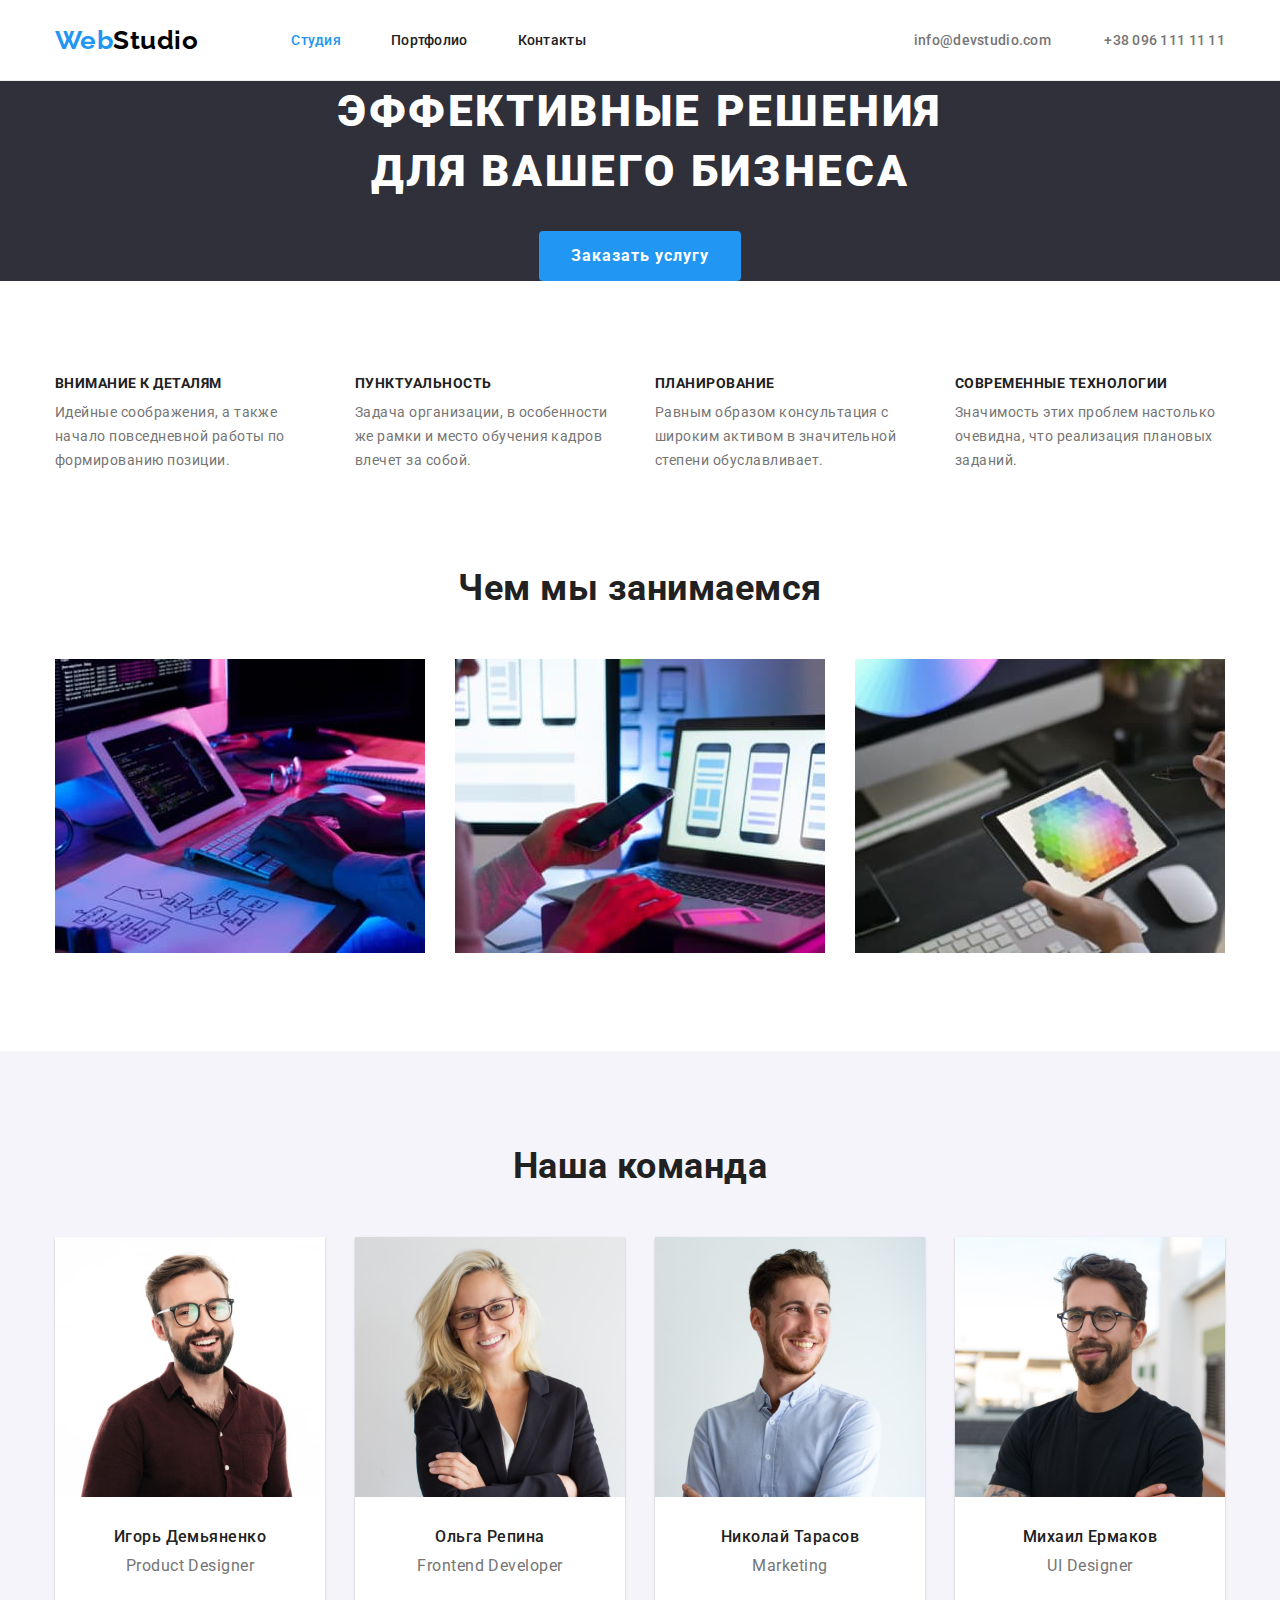
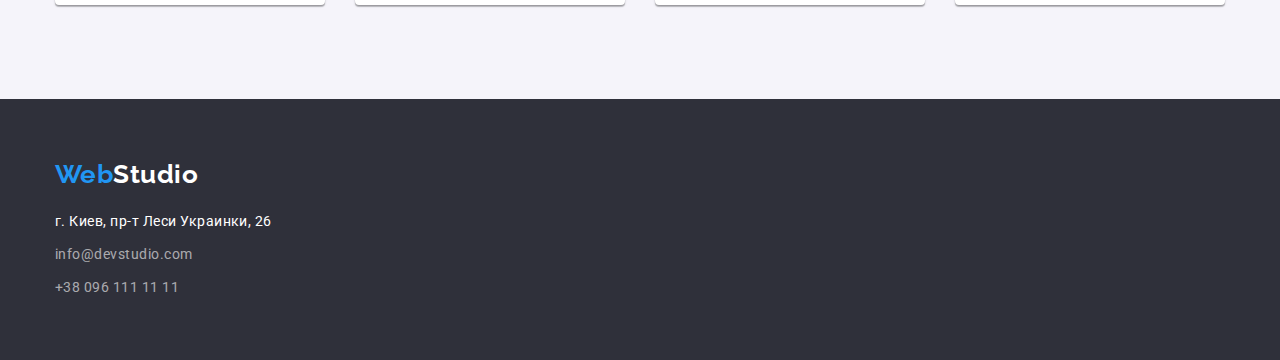
<file: index.html>
<!DOCTYPE html>
<html lang="ru">
  <head>
    <meta charset="UTF-8" />
    <meta http-equiv="X-UA-Compatible" content="IE=edge" />
    <meta name="viewport" content="width=device-width, initial-scale=1.0" />
    <title>Студия</title>
    <link
      href="https://fonts.googleapis.com/css2?family=Raleway:wght@700&family=Roboto:wght@400;500;700;900&display=swap"
      rel="stylesheet"
    />
    <link
      rel="stylesheet"
      href="https://cdnjs.cloudflare.com/ajax/libs/modern-normalize/1.1.0/modern-normalize.min.css"
    />
    <link rel="stylesheet" href="./css/styles.css" />
  </head>
  <body>
    <!--HEADER-->

    <header class="header">
      <div class="container">
        <a href="./index.html" class="logo"> Web<span class="color-part">Studio</span> </a>
        <nav class="navigation">
          <ul class="list">
            <li class="item">
              <a href="./index.html" class="link active">Студия</a>
            </li>
            <li class="item">
              <a href="./portfolio.html" class="link">Портфолио</a>
            </li>
            <li class="item">
              <a href="#contacts" class="link">Контакты</a>
            </li>
          </ul>
        </nav>
        <div class="contacts">
          <a href="mailto:info@devstudio.com" class="link mail">
            info@devstudio.com
          </a>
          <a href="tel:+380961111111" class="link phone">+38 096 111 11 11</a>
        </div>
      </div>
    </header>

    <main>
      <!--HERO-->
      <section class="section hero">
        <div class="container overlay">
          <h1 class="hero-title">
            Эффективные решения
            <br />
            для вашего бизнеса
          </h1>
          <button type="button" class="button">Заказать услугу</button>
        </div>
      </section>

      <!--FEATURES-->
      <section class="section features">
        <div class="container">
          <h2 class="title visually-hidden">Особенности</h2>
          <ul class="list">
            <li class="item">
              <h3 class="subtitle">Внимание к деталям</h3>
              <p class="description">
                Идейные соображения, а также начало повседневной работы по формированию позиции.
              </p>
            </li>
            <li class="item">
              <h3 class="subtitle">Пунктуальность</h3>
              <p class="description">
                Задача организации, в особенности же рамки и место обучения кадров влечет за собой.
              </p>
            </li>
            <li class="item">
              <h3 class="subtitle">Планирование</h3>
              <p class="description">
                Равным образом консультация с широким активом в значительной степени обуславливает.
              </p>
            </li>
            <li class="item">
              <h3 class="subtitle">Современные технологии</h3>
              <p class="description">
                Значимость этих проблем настолько очевидна, что реализация плановых заданий.
              </p>
            </li>
          </ul>
        </div>
      </section>

      <!--WORKS-->
      <section class="section works">
        <div class="container">
          <h2 class="title">Чем мы занимаемся</h2>
          <ul class="list">
            <li class="item">
              <img
                src="./images/box1.jpg"
                alt="Человек делает разметку под размер экрана десктопа"
                width="370"
                class="image"
              />
            </li>
            <li class="item">
              <img src="./images/box2.jpg" alt="Человек делает разметку под смартфон" width="370" class="image" />
            </li>
            <li class="item">
              <img src="./images/box3.jpg" alt="Палитра цветов на планшете" width="370" class="image" />
            </li>
          </ul>
        </div>
      </section>

      <!--TEAM-->
      <section class="section team">
        <div class="container">
          <h2 class="title">Наша команда</h2>
          <ul class="list">
            <li class="item team-card">
              <img
                src="./images/Igor_Demianenko.jpg"
                alt="Мужчина в очках с бородой и в бордовой рубашке"
                class="image"
              />
              <div class="employee">
                <h3 class="subtitle">Игорь Демьяненко</h3>
                <p class="description" lang="en">Product Designer</p>
              </div>
            </li>
            <li class="item team-card">
              <img src="./images/Olga_Repena.jpg" alt="Женщина блондинка, в очках и в деловом костюме" class="image" />
              <div class="employee">
                <h3 class="subtitle">Ольга Репина</h3>
                <p class="description" lang="en">Frontend Developer</p>
              </div>
            </li>
            <li class="item team-card">
              <img src="./images/Nikolay_Tarasov.jpg" alt="Мужчина в белой рубашке, улыбается" class="image" />
              <div class="employee">
                <h3 class="subtitle">Николай Тарасов</h3>
                <p class="description" lang="en">Marketing</p>
              </div>
            </li>
            <li class="item team-card">
              <img
                src="./images/Mikhail_Ermakov.jpg"
                alt="Мужчина в очках и с бородой, в черной футболке"
                class="image"
              />
              <div class="employee">
                <h3 class="subtitle">Михаил Ермаков</h3>
                <p class="description" lang="en">UI Designer</p>
              </div>
            </li>
          </ul>
        </div>
      </section>
    </main>

    <!--FOOTER-->
    <footer class="footer">
      <div class="container">
        <a href="./index.html" class="logo"> Web<span class="color-part">Studio</span> </a>
        <div class="contacts" id="contacts">
          <address class="address">г. Киев, пр-т Леси Украинки, 26</address>
          <a href="mailto:info@devstudio.com" class="link mail">
            info@devstudio.com
          </a>
          <a href="tel:+380961111111" class="link phone">+38 096 111 11 11</a>
        </div>
      </div>
    </footer>
  </body>
</html>
</file>
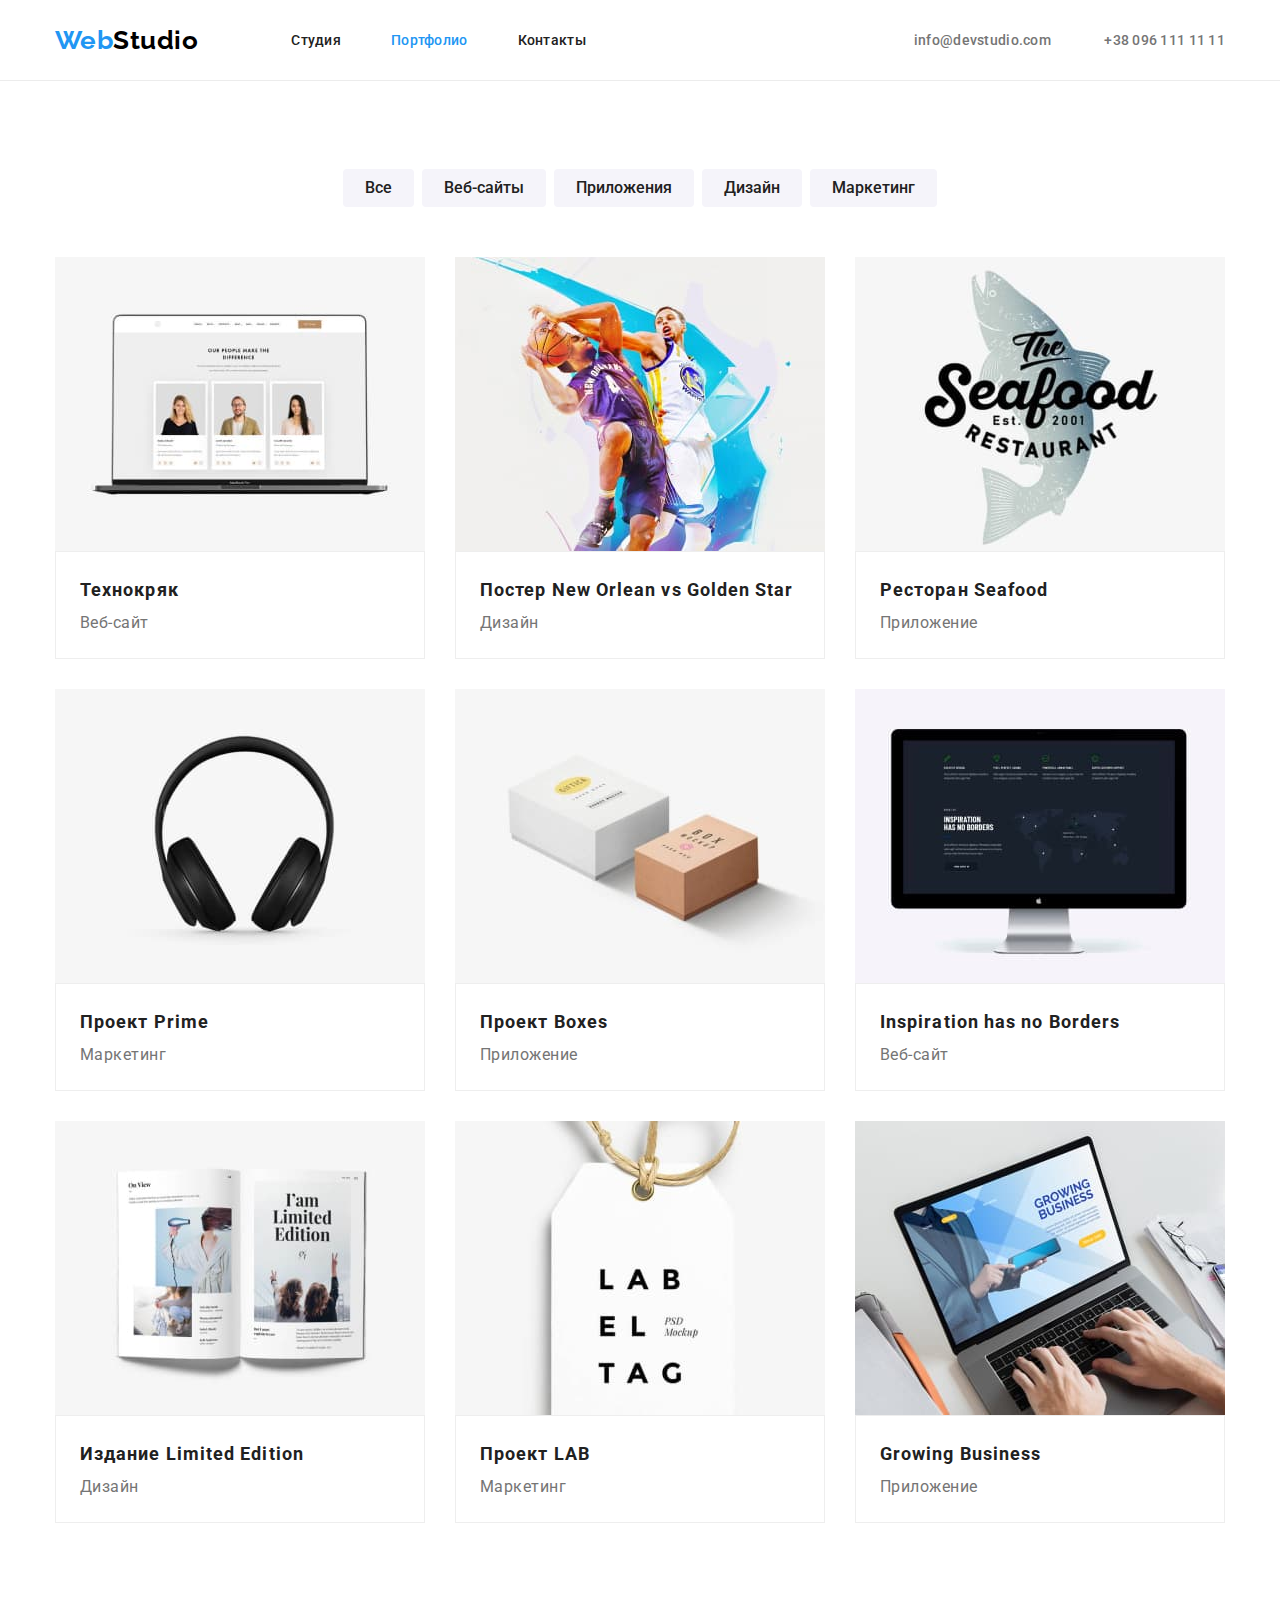
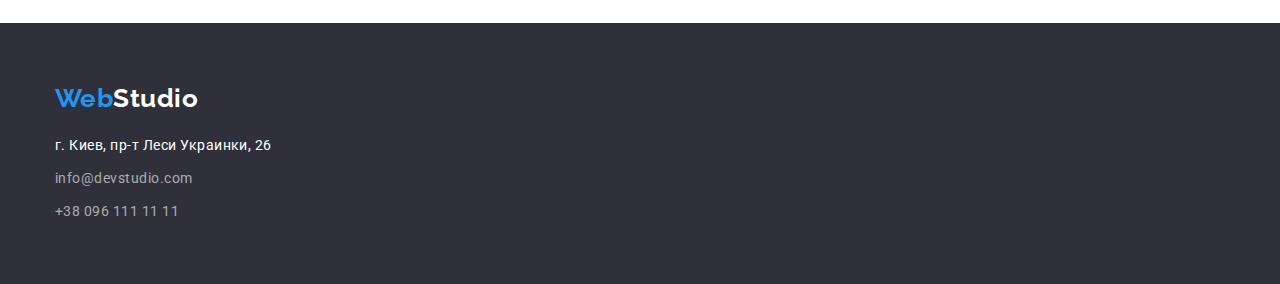
<file: portfolio.html>
<!DOCTYPE html>
<html lang="en">
  <head>
    <meta charset="UTF-8" />
    <meta http-equiv="X-UA-Compatible" content="IE=edge" />
    <meta name="viewport" content="width=device-width, initial-scale=1.0" />
    <title>Портфолио</title>
    <link
      href="https://fonts.googleapis.com/css2?family=Raleway:wght@700&family=Roboto:wght@400;500;700;900&display=swap"
      rel="stylesheet"
    />
    <link
      rel="stylesheet"
      href="https://cdnjs.cloudflare.com/ajax/libs/modern-normalize/1.1.0/modern-normalize.min.css"
    />
    <link rel="stylesheet" href="./css/styles.css" />
  </head>
  <body>
    <!--Хедер-->
    <header class="header">
      <div class="container">
        <a href="./index.html" class="logo"> Web<span class="color-part">Studio</span> </a>
        <nav class="navigation">
          <ul class="list">
            <li class="item">
              <a href="./index.html" class="link">Студия</a>
            </li>
            <li class="item">
              <a href="./portfolio.html" class="link active">Портфолио</a>
            </li>
            <li class="item">
              <a href="#contacts" class="link">Контакты</a>
            </li>
          </ul>
        </nav>
        <div class="contacts">
          <a href="mailto:info@devstudio.com" class="link mail">
            info@devstudio.com
          </a>
          <a href="tel:+380961111111" class="link phone">+38 096 111 11 11</a>
        </div>
      </div>
    </header>
    <main>
      <!--Портфолио-->
      <section class="section portfolio">
        <div class="container">
          <h1 class="title visually-hidden">Портфолио</h1>
          <ul class="list filter">
            <li class="item">
              <button type="button" class="button">Все</button>
            </li>
            <li class="item">
              <button type="button" class="button">Веб-сайты</button>
            </li>
            <li class="item">
              <button type="button" class="button">Приложения</button>
            </li>
            <li class="item">
              <button type="button" class="button">Дизайн</button>
            </li>
            <li class="item">
              <button type="button" class="button">Маркетинг</button>
            </li>
          </ul>

          <ul class="list gallery">
            <li class="gallery-item item">
              <div class="card">
                <img
                  src="./images/techno.jpg"
                  alt="Ноутбук, на экране примеры карточек сотрудников"
                  class="gallery-img image"
                  width="370"
                />
                <div class="card-text">
                  <h2 class="subtitle">Технокряк</h2>
                  <p class="description">Веб-сайт</p>
                </div>
              </div>
            </li>
            <li class="gallery-item item">
              <div class="card">
                <img
                  src="./images/poster.jpg"
                  alt="Два парня борятся за баскетбольный мяч"
                  class="gallery-img image"
                  width="370"
                />
                <div class="card-text">
                  <h2 class="subtitle">Постер New Orlean vs Golden Star</h2>
                  <p class="description">Дизайн</p>
                </div>
              </div>
            </li>
            <li class="gallery-item item">
              <div class="card">
                <img
                  src="./images/restoran.jpg"
                  alt="Логотип ресторана на фоне силуэта рыба"
                  class="gallery-img image"
                  width="370"
                />
                <div class="card-text">
                  <h2 class="subtitle">Ресторан Seafood</h2>
                  <p class="description">Приложение</p>
                </div>
              </div>
            </li>
            <li class="gallery-item item">
              <div class="card">
                <img src="./images/prime.jpg" alt="Черные наушники" class="gallery-img image" width="370" />
                <div class="card-text">
                  <h2 class="subtitle">Проект Prime</h2>
                  <p class="description">Маркетинг</p>
                </div>
              </div>
            </li>
            <li class="gallery-item item">
              <div class="card">
                <img
                  src="./images/boxes.jpg"
                  alt="Большая белая коробка и маленькая коричневая коробка"
                  class="gallery-img image"
                  width="370"
                />
                <div class="card-text">
                  <h2 class="subtitle">Проект Boxes</h2>
                  <p class="description">Приложение</p>
                </div>
              </div>
            </li>
            <li class="gallery-item item">
              <div class="card">
                <img
                  src="./images/inspitations.jpg"
                  alt="Черный экран компьютера"
                  class="gallery-img image"
                  width="370"
                />
                <div class="card-text">
                  <h2 class="subtitle">Inspiration has no Borders</h2>
                  <p class="description">Веб-сайт</p>
                </div>
              </div>
            </li>
            <li class="gallery-item item">
              <div class="card">
                <img src="./images/edition.jpg" alt="Раскрытая книга" class="gallery-img image" width="370" />
                <div class="card-text">
                  <h2 class="subtitle">Издание Limited Edition</h2>
                  <p class="description">Дизайн</p>
                </div>
              </div>
            </li>
            <li class="gallery-item item">
              <div class="card">
                <img src="./images/lab.jpg" alt="Ярлык с логотипом компании" class="gallery-img image" width="370" />
                <div class="card-text">
                  <h2 class="subtitle">Проект LAB</h2>
                  <p class="description">Маркетинг</p>
                </div>
              </div>
            </li>
            <li class="gallery-item item">
              <div class="card">
                <img
                  src="./images/business.jpg"
                  alt="Разработка дизайна макета на ноутбуке"
                  class="gallery-img image"
                  width="370"
                />
                <div class="card-text">
                  <h2 class="subtitle">Growing Business</h2>
                  <p class="description">Приложение</p>
                </div>
              </div>
            </li>
          </ul>
        </div>
      </section>
    </main>
    <!--Футер-->
    <footer class="footer">
      <div class="container">
        <a href="./index.html" class="logo"> Web<span class="color-part">Studio</span> </a>
        <div class="contacts" id="contacts">
          <address class="address">г. Киев, пр-т Леси Украинки, 26</address>
          <a href="mailto:info@devstudio.com" class="link mail">
            info@devstudio.com
          </a>
          <a href="tel:+380961111111" class="link phone">+38 096 111 11 11</a>
        </div>
      </div>
    </footer>
  </body>
</html>
</file>
<file: css/styles.css>
:root {
  --primary-text-color: #757575;
  --title-primary-color: #212121;
  --title-secondary-color: #ffffff;
  --accent-color: #2196f3;
  --bg-secondary-color: #f5f4fa;
}

html {
  box-sizing: border-box;
}

*,
*::before,
*::after {
  box-sizing: inherit;
}

h1,
h2,
h3,
h4,
h5,
h6,
p {
  margin: 0;
}

ul,
button{
  margin: 0;
  padding: 0;
}

body {
  font-family: Roboto, sans-serif;
  font-style: normal;
  letter-spacing: 0.03em;
}

.visually-hidden {
  position: absolute;
  white-space: nowrap;
  width: 1px;
  height: 1px;
  overflow: hidden;
  border: 0;
  padding: 0;
  clip: rect(0 0 0 0);
  clip-path: inset(50%);
  margin: -1px;
}

.container {
  width: 1200px;
  margin-right: auto;
  margin-left: auto;
  padding-right: 15px;
  padding-left: 15px;
}

/* Утилиты */

.list > .item {
  list-style: none;
}

.link {
  color: inherit;
  text-decoration: none;
}

.link.active {
  color: var(--accent-color);
}

.title {
  margin-bottom: 50px;
}

.title,
.subtitle {
  color: var(--title-primary-color);
  font-weight: 700;
}

.subtitle {
  font-size: 14px;
  line-height: 1.143;
}

.description {
  color: var(--primary-text-color);
  font-weight: 400;
  font-size: 14px;
  line-height: 1.714;
}

.title {
  font-size: 36px;
  line-height: 1.167;
  text-align: center;
}

/* HEADER */

.header > .container {
  display: flex;
  align-items: center;
}

.logo {
  font-family: Raleway, sans-serif;
  color: var(--accent-color);
  font-weight: 700;
  font-size: 26px;
  line-height: 1.192;
  text-decoration: none;
}

.header .logo {
  margin-right: 93px;
}

.logo > .color-part {
  color: #000000;
}

.navigation {
  color: var(--title-primary-color);
  font-weight: 500;
  font-size: 14px;
  line-height: 1.143;
  letter-spacing: 0.02em;
}

.navigation .list {
  display: flex;
}

.navigation .item:not(:last-child) {
  margin-right: 50px;
}

.navigation .link {
  display: block;
  padding-top: 32px;
  padding-bottom: 32px;
}

.header .mail,
.header .phone {
  color: var(--primary-text-color);

  font-weight: 500;
  font-size: 14px;
  line-height: 1.143;
  letter-spacing: 0.02em;
}

.header .link:hover,
.header .link:focus {
  color: var(--accent-color);
  cursor: pointer;
}

.header .contacts {
  margin-left: auto;
}

.header .link:not(:last-child) {
  margin-right: 50px;
}

/* HERO */

.hero {
  padding-top: 0;
  padding-bottom: 0;

  background-color: #2f303a;
}

.hero-title {
  color: var(--title-secondary-color);
  font-weight: 900;
  font-size: 44px;
  line-height: 1.364;
  text-align: center;
  letter-spacing: 0.06em;
  text-transform: uppercase;
}

.hero .button {
  display: block;
  margin-top: 30px;
  margin-right: auto;
  margin-left: auto;
  border: 0;
  border-radius: 4px;
  padding: 10px 32px;
  min-width: 200px;

  color: var(--title-secondary-color);
  background-color: var(--accent-color);

  font-family: inherit;
  font-weight: 700;
  font-size: 16px;
  line-height: 1.875;
  text-align: center;
  letter-spacing: 0.06em;
  cursor: pointer;
}

/* FEATURES */

.section.features {
  padding-top: 94px;
  padding-bottom: 0;
}

.features .title {
  display: none;
}
.features .subtitle {
  padding-bottom: 10px;

  text-transform: uppercase;
}

.features .list {
  display: flex;
  margin: -15px;
}

.features .item {
  flex-basis: 270px;
  margin: 15px;
}

/* WORKS */

.section.works,
.section.team {
  padding-top: 94px;
  padding-bottom: 94px;
}

.works .list {
  display: flex;
  margin: -15px;
}

.works .item {
  margin: 15px;
}

/* TEAM */

.team {
  background-color: var(--bg-secondary-color);
}
.team .subtitle {
  padding-bottom: 10px;

  font-weight: 500;
  font-size: 16px;
  line-height: 1.187;
  text-align: center;
}

.team .description {
  font-weight: 400;
  font-size: 16px;
  line-height: 1.187;
  text-align: center;
}

.team .list {
  display: flex;
  margin: -15px;
}

.team-card {
  margin: 15px;
  border-bottom-left-radius: 4px;
  border-bottom-right-radius: 4px;
  max-width: 270px;
  background-color: var(--title-secondary-color);
  box-shadow: 0px 1px 3px rgba(0, 0, 0, 0.12), 0px 1px 1px rgba(0, 0, 0, 0.14), 0px 2px 1px rgba(0, 0, 0, 0.2);
  border-radius: 0px 0px 4px 4px;
}

.team-card .image {
  display: block;
  width: 100%;
}

.team-card .employee {
  padding: 30px;
}

/* FOOTER */
.footer {
  padding-top: 60px;
  padding-bottom: 60px;

  background-color: #2f303a;
}

.footer .color-part {
  color: var(--title-secondary-color);
}

.address {
  color: var(--title-secondary-color);
  font-style: normal;
  font-weight: 400;
  font-size: 14px;
  line-height: 1.714;
}

.footer .contacts {
  padding-top: 20px;
}

.footer .mail,
.footer .phone {
  display: block;
  margin-top: 9px;

  color: rgba(255, 255, 255, 0.6);
  font-style: normal;
  font-weight: 400;
  font-size: 14px;
  line-height: 1.714;
}

/* PORTFOLIO */

.header {
  border-bottom: 1px solid #ececec;
}

.portfolio .container {
  padding-top: 88px;
  padding-bottom: 100px;
}

.portfolio .title {
  display: none;
}

.filter {
  display: flex;
  justify-content: center;
  margin-bottom: 50px;
}

.filter .item:not(:last-child) {
  margin-right: 8px;
}

.portfolio .button {
  padding: 6px 22px;
  border: 0;
  border-radius: 4px;

  color: var(--title-primary-color);
  background-color: var(--bg-secondary-color);

  font-family: inherit;
  font-weight: 500;
  font-size: 16px;
  line-height: 1.625;
  text-align: center;
}

.portfolio .button:hover,
.portfolio .button:focus {
  color: var(--title-secondary-color);
  background-color: var(--accent-color);
  cursor: pointer;
}

.gallery {
  display: flex;
  margin: -15px;
  flex-wrap: wrap;
}

.gallery-item {
  margin: 15px;
}

.gallery-item:hover,
.gaallery-item:focus{
  cursor: pointer;
  box-shadow: 0px 1px 1px rgba(0, 0, 0, 0.12), 0px 4px 4px rgba(0, 0, 0, 0.06), 1px 4px 6px rgba(0, 0, 0, 0.16);
}

.card-text {
  border: 1px solid #eeeeee;
  padding: 20px 24px;
}

.gallery-img {
  display: block;
  width: 100%;
}

.gallery .subtitle {
  font-size: 18px;
  line-height: 2;
  letter-spacing: 0.06em;
}

.gallery .description {
  font-size: 16px;
  line-height: 1.875;
}
</file>
